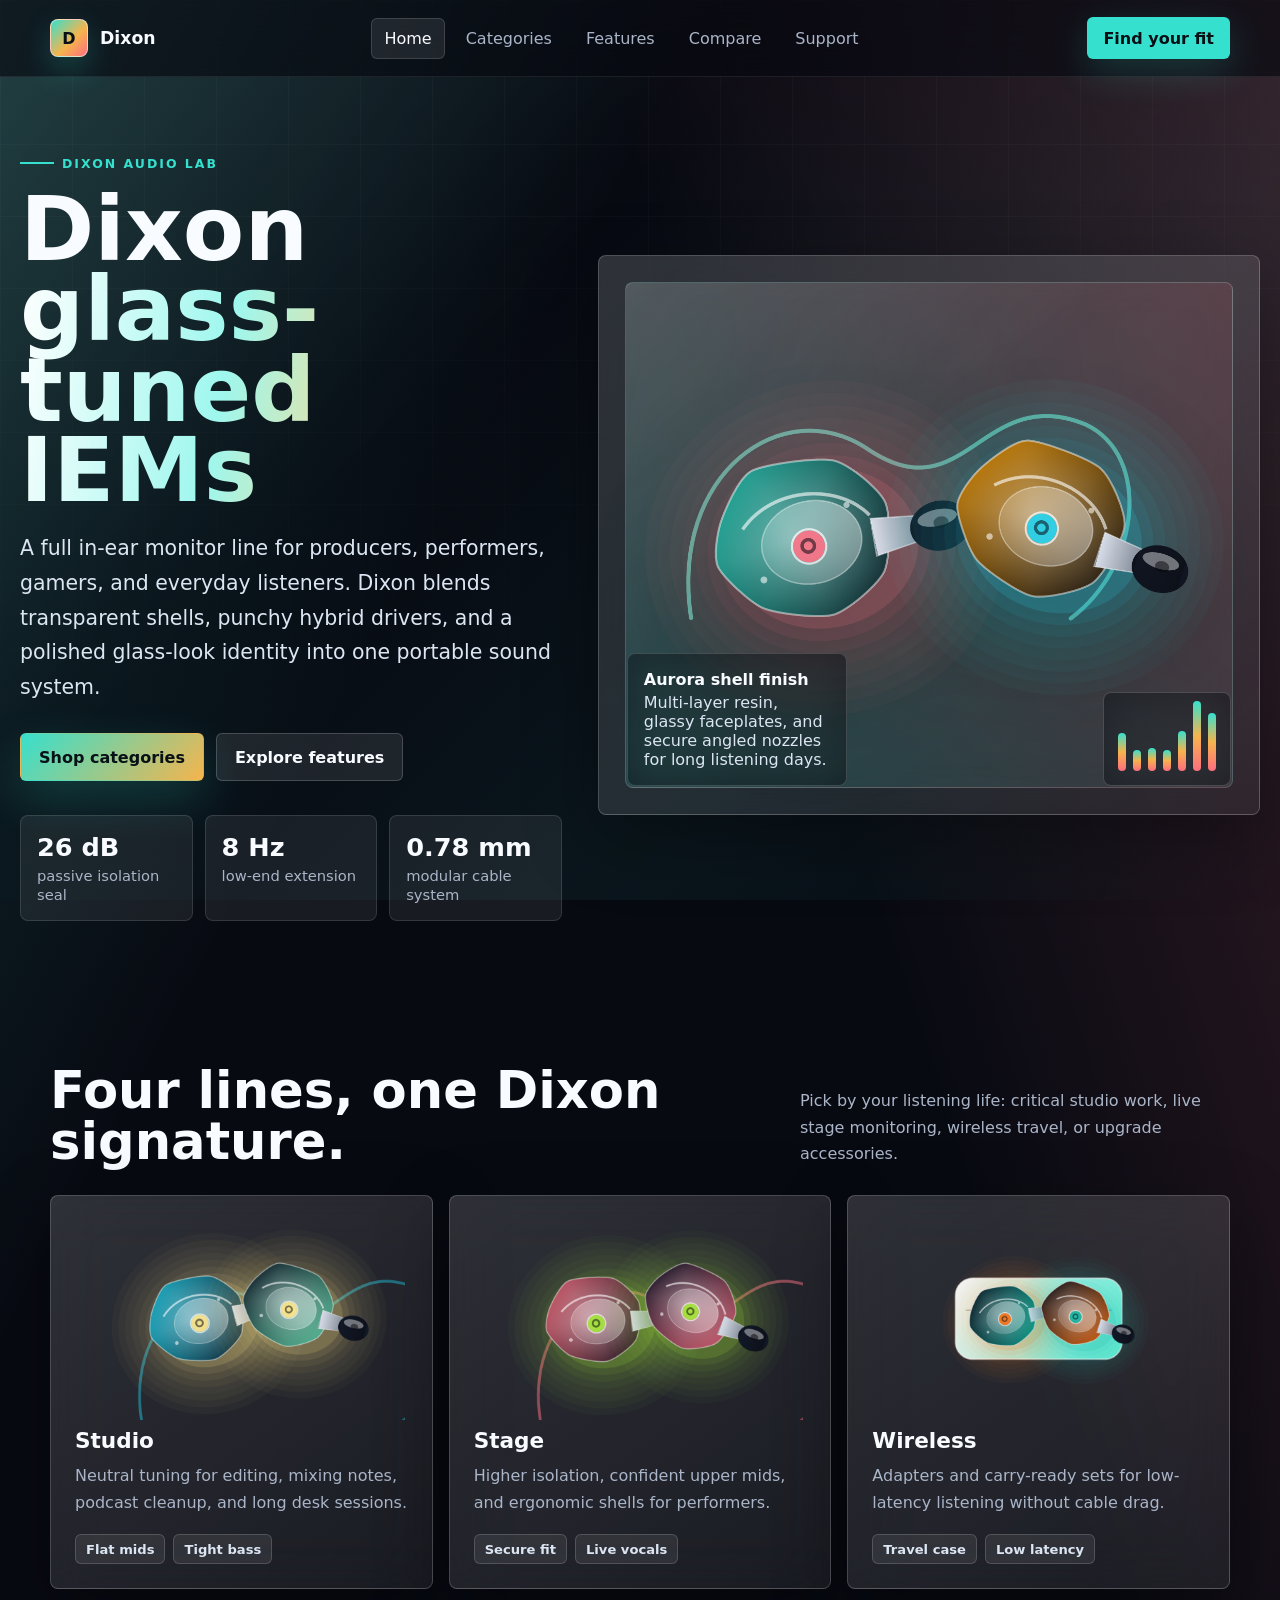
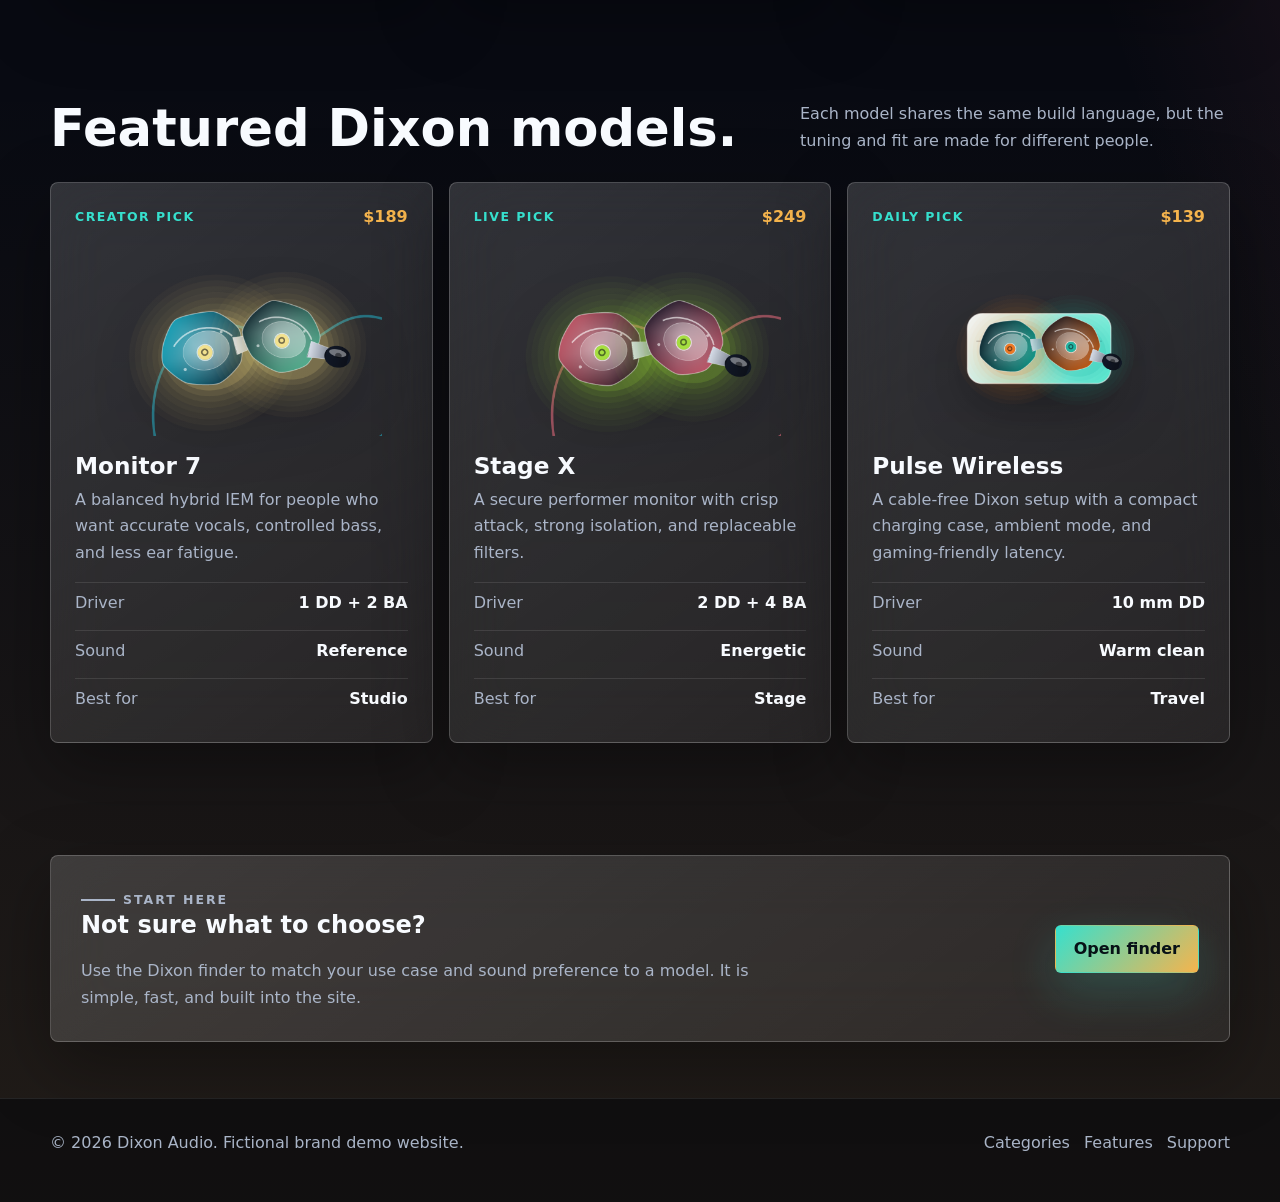
<file: index.html>
<!doctype html>
<html lang="en">
  <head>
    <meta charset="UTF-8">
    <meta name="viewport" content="width=device-width, initial-scale=1.0">
    <meta name="description" content="Dixon is a fictional premium IEM brand website with glassmorphism design, categories, features, and comparison tools.">
    <title>Dixon Audio | Glass-Tuned IEMs</title>
    <link rel="stylesheet" href="styles.css">
    <script src="app.js" defer></script>
  </head>
  <body data-page="home">
    <a class="skip-link" href="#main">Skip to content</a>
    <header class="site-header">
      <div class="nav-wrap">
        <a class="brand" href="index.html" aria-label="Dixon home">
          <span class="brand-mark">D</span>
          <span class="brand-name">Dixon</span>
        </a>
        <button class="menu-toggle" type="button" aria-label="Open navigation" aria-expanded="false">
          <span class="menu-lines"></span>
        </button>
        <nav class="site-nav" aria-label="Main navigation">
          <a href="index.html">Home</a>
          <a href="categories.html">Categories</a>
          <a href="features.html">Features</a>
          <a href="compare.html">Compare</a>
          <a href="support.html">Support</a>
        </nav>
        <a class="nav-action" href="compare.html">Find your fit</a>
      </div>
    </header>

    <main id="main">
      <section class="hero">
        <div class="hero-grid">
          <div>
            <p class="eyebrow">Dixon audio lab</p>
            <h1>Dixon <span>glass-tuned IEMs</span></h1>
            <p class="hero-copy">A full in-ear monitor line for producers, performers, gamers, and everyday listeners. Dixon blends transparent shells, punchy hybrid drivers, and a polished glass-look identity into one portable sound system.</p>
            <div class="hero-actions">
              <a class="button primary" href="categories.html">Shop categories</a>
              <a class="button secondary" href="features.html">Explore features</a>
            </div>
            <div class="stat-row" aria-label="Dixon quick specs">
              <div class="stat">
                <strong>26 dB</strong>
                <span>passive isolation seal</span>
              </div>
              <div class="stat">
                <strong>8 Hz</strong>
                <span>low-end extension</span>
              </div>
              <div class="stat">
                <strong>0.78 mm</strong>
                <span>modular cable system</span>
              </div>
            </div>
          </div>
          <div class="hero-visual glass-panel" aria-label="Dixon Aurora IEM product artwork">
            <img src="assets/hero-dixon-aurora.png" alt="A glossy pair of Dixon in-ear monitors with translucent colored faceplates">
            <div class="hero-badge">
              <strong>Aurora shell finish</strong>
              Multi-layer resin, glassy faceplates, and secure angled nozzles for long listening days.
            </div>
            <div class="sound-meter" aria-hidden="true">
              <span></span>
              <span></span>
              <span></span>
              <span></span>
              <span></span>
              <span></span>
              <span></span>
            </div>
          </div>
        </div>
      </section>

      <section class="section compact">
        <div class="section-head">
          <h2>Four lines, one Dixon signature.</h2>
          <p>Pick by your listening life: critical studio work, live stage monitoring, wireless travel, or upgrade accessories.</p>
        </div>
        <div class="grid-4 grid-3">
          <article class="category-card">
            <img src="assets/category-studio.png" alt="Dixon studio IEM render">
            <h3>Studio</h3>
            <p>Neutral tuning for editing, mixing notes, podcast cleanup, and long desk sessions.</p>
            <div class="tag-row">
              <span class="tag">Flat mids</span>
              <span class="tag">Tight bass</span>
            </div>
          </article>
          <article class="category-card">
            <img src="assets/category-stage.png" alt="Dixon stage IEM render">
            <h3>Stage</h3>
            <p>Higher isolation, confident upper mids, and ergonomic shells for performers.</p>
            <div class="tag-row">
              <span class="tag">Secure fit</span>
              <span class="tag">Live vocals</span>
            </div>
          </article>
          <article class="category-card">
            <img src="assets/category-wireless.png" alt="Dixon wireless IEM render with charging case">
            <h3>Wireless</h3>
            <p>Adapters and carry-ready sets for low-latency listening without cable drag.</p>
            <div class="tag-row">
              <span class="tag">Travel case</span>
              <span class="tag">Low latency</span>
            </div>
          </article>
        </div>
      </section>

      <section class="section compact">
        <div class="section-head">
          <h2>Featured Dixon models.</h2>
          <p>Each model shares the same build language, but the tuning and fit are made for different people.</p>
        </div>
        <div class="grid-3">
          <article class="product-card">
            <div class="product-top">
              <span class="product-label">Creator pick</span>
              <span class="price">$189</span>
            </div>
            <img src="assets/category-studio.png" alt="Dixon Monitor 7 studio IEM">
            <h3>Monitor 7</h3>
            <p>A balanced hybrid IEM for people who want accurate vocals, controlled bass, and less ear fatigue.</p>
            <ul class="spec-list">
              <li><span>Driver</span><strong>1 DD + 2 BA</strong></li>
              <li><span>Sound</span><strong>Reference</strong></li>
              <li><span>Best for</span><strong>Studio</strong></li>
            </ul>
          </article>
          <article class="product-card">
            <div class="product-top">
              <span class="product-label">Live pick</span>
              <span class="price">$249</span>
            </div>
            <img src="assets/category-stage.png" alt="Dixon Stage X IEM">
            <h3>Stage X</h3>
            <p>A secure performer monitor with crisp attack, strong isolation, and replaceable filters.</p>
            <ul class="spec-list">
              <li><span>Driver</span><strong>2 DD + 4 BA</strong></li>
              <li><span>Sound</span><strong>Energetic</strong></li>
              <li><span>Best for</span><strong>Stage</strong></li>
            </ul>
          </article>
          <article class="product-card">
            <div class="product-top">
              <span class="product-label">Daily pick</span>
              <span class="price">$139</span>
            </div>
            <img src="assets/category-wireless.png" alt="Dixon Pulse Wireless IEM">
            <h3>Pulse Wireless</h3>
            <p>A cable-free Dixon setup with a compact charging case, ambient mode, and gaming-friendly latency.</p>
            <ul class="spec-list">
              <li><span>Driver</span><strong>10 mm DD</strong></li>
              <li><span>Sound</span><strong>Warm clean</strong></li>
              <li><span>Best for</span><strong>Travel</strong></li>
            </ul>
          </article>
        </div>
      </section>

      <section class="section compact">
        <div class="cta-band glass-panel">
          <div>
            <p class="eyebrow">Start here</p>
            <h2>Not sure what to choose?</h2>
            <p>Use the Dixon finder to match your use case and sound preference to a model. It is simple, fast, and built into the site.</p>
          </div>
          <a class="button primary" href="compare.html">Open finder</a>
        </div>
      </section>
    </main>

    <footer class="site-footer">
      <div class="footer-wrap">
        <p>&copy; 2026 Dixon Audio. Fictional brand demo website.</p>
        <div class="footer-links">
          <a href="categories.html">Categories</a>
          <a href="features.html">Features</a>
          <a href="support.html">Support</a>
        </div>
      </div>
    </footer>
  </body>
</html>
</file>
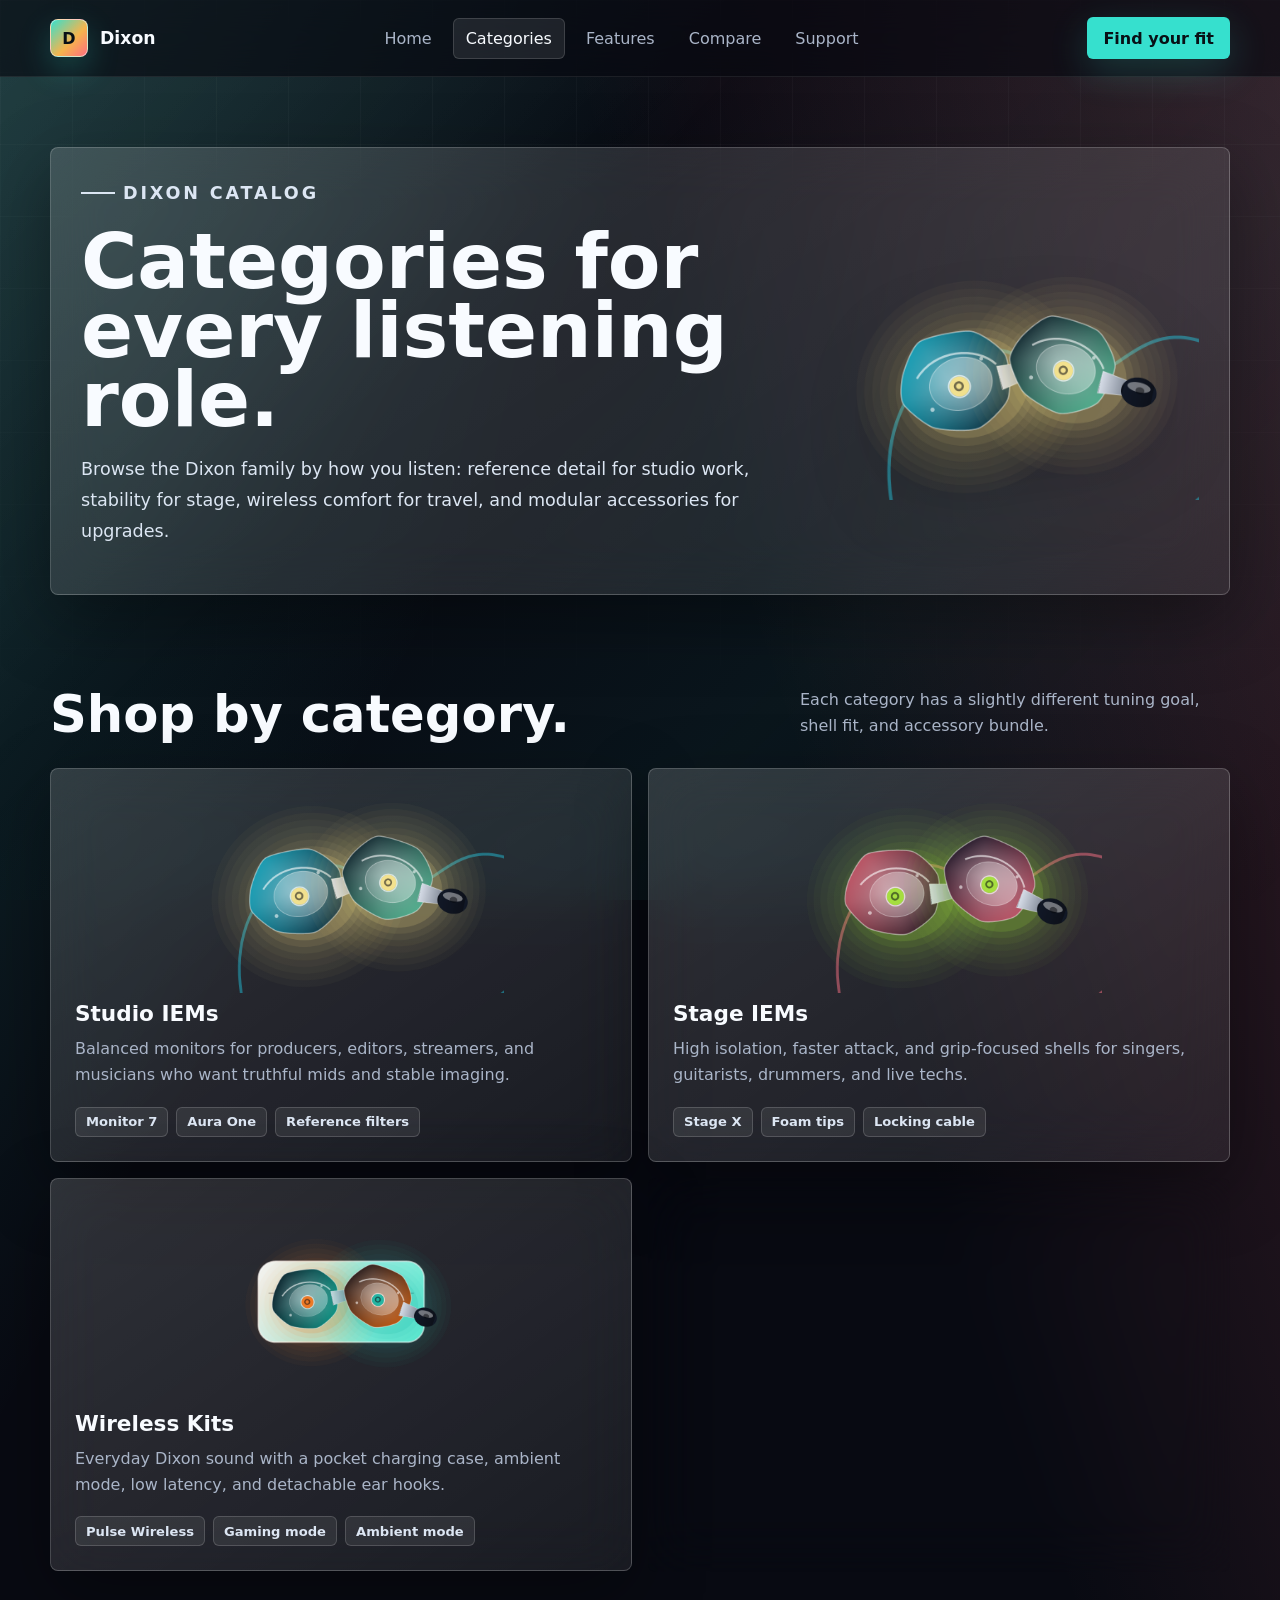
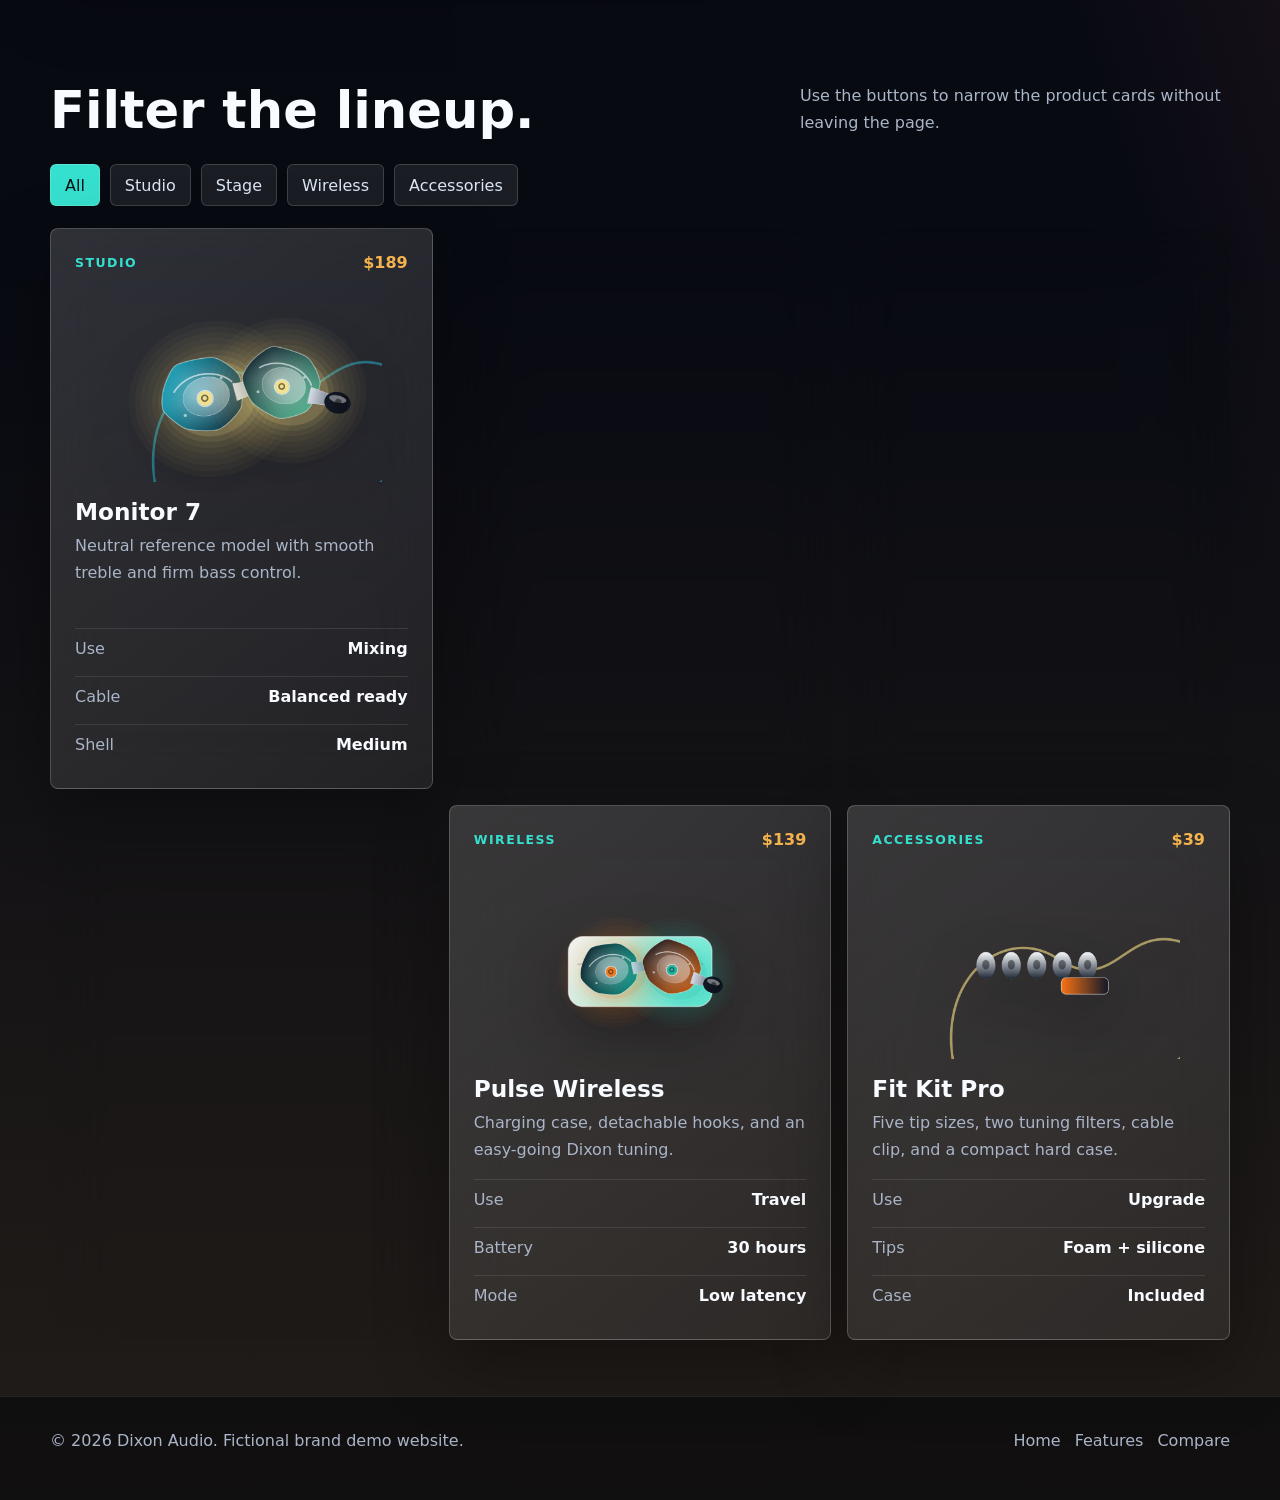
<file: categories.html>
<!doctype html>
<html lang="en">
  <head>
    <meta charset="UTF-8">
    <meta name="viewport" content="width=device-width, initial-scale=1.0">
    <meta name="description" content="Browse Dixon IEM categories including studio, stage, wireless, and accessories.">
    <title>Dixon Categories | IEM Lineup</title>
    <link rel="stylesheet" href="styles.css">
    <script src="app.js" defer></script>
  </head>
  <body data-page="categories">
    <a class="skip-link" href="#main">Skip to content</a>
    <header class="site-header">
      <div class="nav-wrap">
        <a class="brand" href="index.html" aria-label="Dixon home">
          <span class="brand-mark">D</span>
          <span class="brand-name">Dixon</span>
        </a>
        <button class="menu-toggle" type="button" aria-label="Open navigation" aria-expanded="false">
          <span class="menu-lines"></span>
        </button>
        <nav class="site-nav" aria-label="Main navigation">
          <a href="index.html">Home</a>
          <a href="categories.html">Categories</a>
          <a href="features.html">Features</a>
          <a href="compare.html">Compare</a>
          <a href="support.html">Support</a>
        </nav>
        <a class="nav-action" href="compare.html">Find your fit</a>
      </div>
    </header>

    <main id="main">
      <section class="page-hero">
        <div class="page-hero-inner glass-panel">
          <div>
            <p class="eyebrow">Dixon catalog</p>
            <h1>Categories for every listening role.</h1>
            <p>Browse the Dixon family by how you listen: reference detail for studio work, stability for stage, wireless comfort for travel, and modular accessories for upgrades.</p>
          </div>
          <img src="assets/category-studio.png" alt="Dixon studio IEM category render">
        </div>
      </section>

      <section class="section compact">
        <div class="section-head">
          <h2>Shop by category.</h2>
          <p>Each category has a slightly different tuning goal, shell fit, and accessory bundle.</p>
        </div>
        <div class="grid-2">
          <article class="category-card">
            <img src="assets/category-studio.png" alt="Studio IEMs with blue and dark translucent shells">
            <h3>Studio IEMs</h3>
            <p>Balanced monitors for producers, editors, streamers, and musicians who want truthful mids and stable imaging.</p>
            <div class="tag-row">
              <span class="tag">Monitor 7</span>
              <span class="tag">Aura One</span>
              <span class="tag">Reference filters</span>
            </div>
          </article>
          <article class="category-card">
            <img src="assets/category-stage.png" alt="Stage IEMs with coral and green accents">
            <h3>Stage IEMs</h3>
            <p>High isolation, faster attack, and grip-focused shells for singers, guitarists, drummers, and live techs.</p>
            <div class="tag-row">
              <span class="tag">Stage X</span>
              <span class="tag">Foam tips</span>
              <span class="tag">Locking cable</span>
            </div>
          </article>
          <article class="category-card">
            <img src="assets/category-wireless.png" alt="Wireless IEMs with a compact charging case">
            <h3>Wireless Kits</h3>
            <p>Everyday Dixon sound with a pocket charging case, ambient mode, low latency, and detachable ear hooks.</p>
            <div class="tag-row">
              <span class="tag">Pulse Wireless</span>
              <span class="tag">Gaming mode</span>
              <span class="tag">Ambient mode</span>
            </div>
          </article>
          <article class="category-card">
            <img src="assets/category-accessories.png" alt="Dixon replacement ear tips and cable accessories">
            <h3>Accessories</h3>
            <p>Replacement cables, tuning filters, balanced adapters, silicone tips, foam tips, and hard-shell carry cases.</p>
            <div class="tag-row">
              <span class="tag">Cables</span>
              <span class="tag">Tips</span>
              <span class="tag">Filters</span>
            </div>
          </article>
        </div>
      </section>

      <section class="section compact">
        <div class="section-head">
          <h2>Filter the lineup.</h2>
          <p>Use the buttons to narrow the product cards without leaving the page.</p>
        </div>
        <div class="filter-bar" aria-label="Product category filters">
          <button class="filter-button is-active" type="button" data-filter="all">All</button>
          <button class="filter-button" type="button" data-filter="studio">Studio</button>
          <button class="filter-button" type="button" data-filter="stage">Stage</button>
          <button class="filter-button" type="button" data-filter="wireless">Wireless</button>
          <button class="filter-button" type="button" data-filter="accessories">Accessories</button>
        </div>
        <div class="grid-3">
          <article class="product-card" data-category="studio">
            <div class="product-top">
              <span class="product-label">Studio</span>
              <span class="price">$189</span>
            </div>
            <img src="assets/category-studio.png" alt="Dixon Monitor 7">
            <h3>Monitor 7</h3>
            <p>Neutral reference model with smooth treble and firm bass control.</p>
            <ul class="spec-list">
              <li><span>Use</span><strong>Mixing</strong></li>
              <li><span>Cable</span><strong>Balanced ready</strong></li>
              <li><span>Shell</span><strong>Medium</strong></li>
            </ul>
          </article>
          <article class="product-card" data-category="studio">
            <div class="product-top">
              <span class="product-label">Studio</span>
              <span class="price">$159</span>
            </div>
            <img src="assets/hero-dixon-aurora.png" alt="Dixon Aura One">
            <h3>Aura One</h3>
            <p>Warm, clean tuning for creators who move between work and casual listening.</p>
            <ul class="spec-list">
              <li><span>Use</span><strong>Editing</strong></li>
              <li><span>Cable</span><strong>Silver-plated</strong></li>
              <li><span>Shell</span><strong>Compact</strong></li>
            </ul>
          </article>
          <article class="product-card" data-category="stage">
            <div class="product-top">
              <span class="product-label">Stage</span>
              <span class="price">$249</span>
            </div>
            <img src="assets/category-stage.png" alt="Dixon Stage X">
            <h3>Stage X</h3>
            <p>High-output hybrid design with punchy transients and upgraded isolation.</p>
            <ul class="spec-list">
              <li><span>Use</span><strong>Live sets</strong></li>
              <li><span>Cable</span><strong>Locking 2-pin</strong></li>
              <li><span>Shell</span><strong>Secure</strong></li>
            </ul>
          </article>
          <article class="product-card" data-category="stage">
            <div class="product-top">
              <span class="product-label">Stage</span>
              <span class="price">$99</span>
            </div>
            <img src="assets/category-stage.png" alt="Dixon Neon Lite">
            <h3>Neon Lite</h3>
            <p>Entry performer model with bright vocals and a lightweight fit.</p>
            <ul class="spec-list">
              <li><span>Use</span><strong>Practice</strong></li>
              <li><span>Cable</span><strong>Soft braid</strong></li>
              <li><span>Shell</span><strong>Small</strong></li>
            </ul>
          </article>
          <article class="product-card" data-category="wireless">
            <div class="product-top">
              <span class="product-label">Wireless</span>
              <span class="price">$139</span>
            </div>
            <img src="assets/category-wireless.png" alt="Dixon Pulse Wireless">
            <h3>Pulse Wireless</h3>
            <p>Charging case, detachable hooks, and an easy-going Dixon tuning.</p>
            <ul class="spec-list">
              <li><span>Use</span><strong>Travel</strong></li>
              <li><span>Battery</span><strong>30 hours</strong></li>
              <li><span>Mode</span><strong>Low latency</strong></li>
            </ul>
          </article>
          <article class="product-card" data-category="accessories">
            <div class="product-top">
              <span class="product-label">Accessories</span>
              <span class="price">$39</span>
            </div>
            <img src="assets/category-accessories.png" alt="Dixon cable and ear tip kit">
            <h3>Fit Kit Pro</h3>
            <p>Five tip sizes, two tuning filters, cable clip, and a compact hard case.</p>
            <ul class="spec-list">
              <li><span>Use</span><strong>Upgrade</strong></li>
              <li><span>Tips</span><strong>Foam + silicone</strong></li>
              <li><span>Case</span><strong>Included</strong></li>
            </ul>
          </article>
        </div>
      </section>
    </main>

    <footer class="site-footer">
      <div class="footer-wrap">
        <p>&copy; 2026 Dixon Audio. Fictional brand demo website.</p>
        <div class="footer-links">
          <a href="index.html">Home</a>
          <a href="features.html">Features</a>
          <a href="compare.html">Compare</a>
        </div>
      </div>
    </footer>
  </body>
</html>
</file>
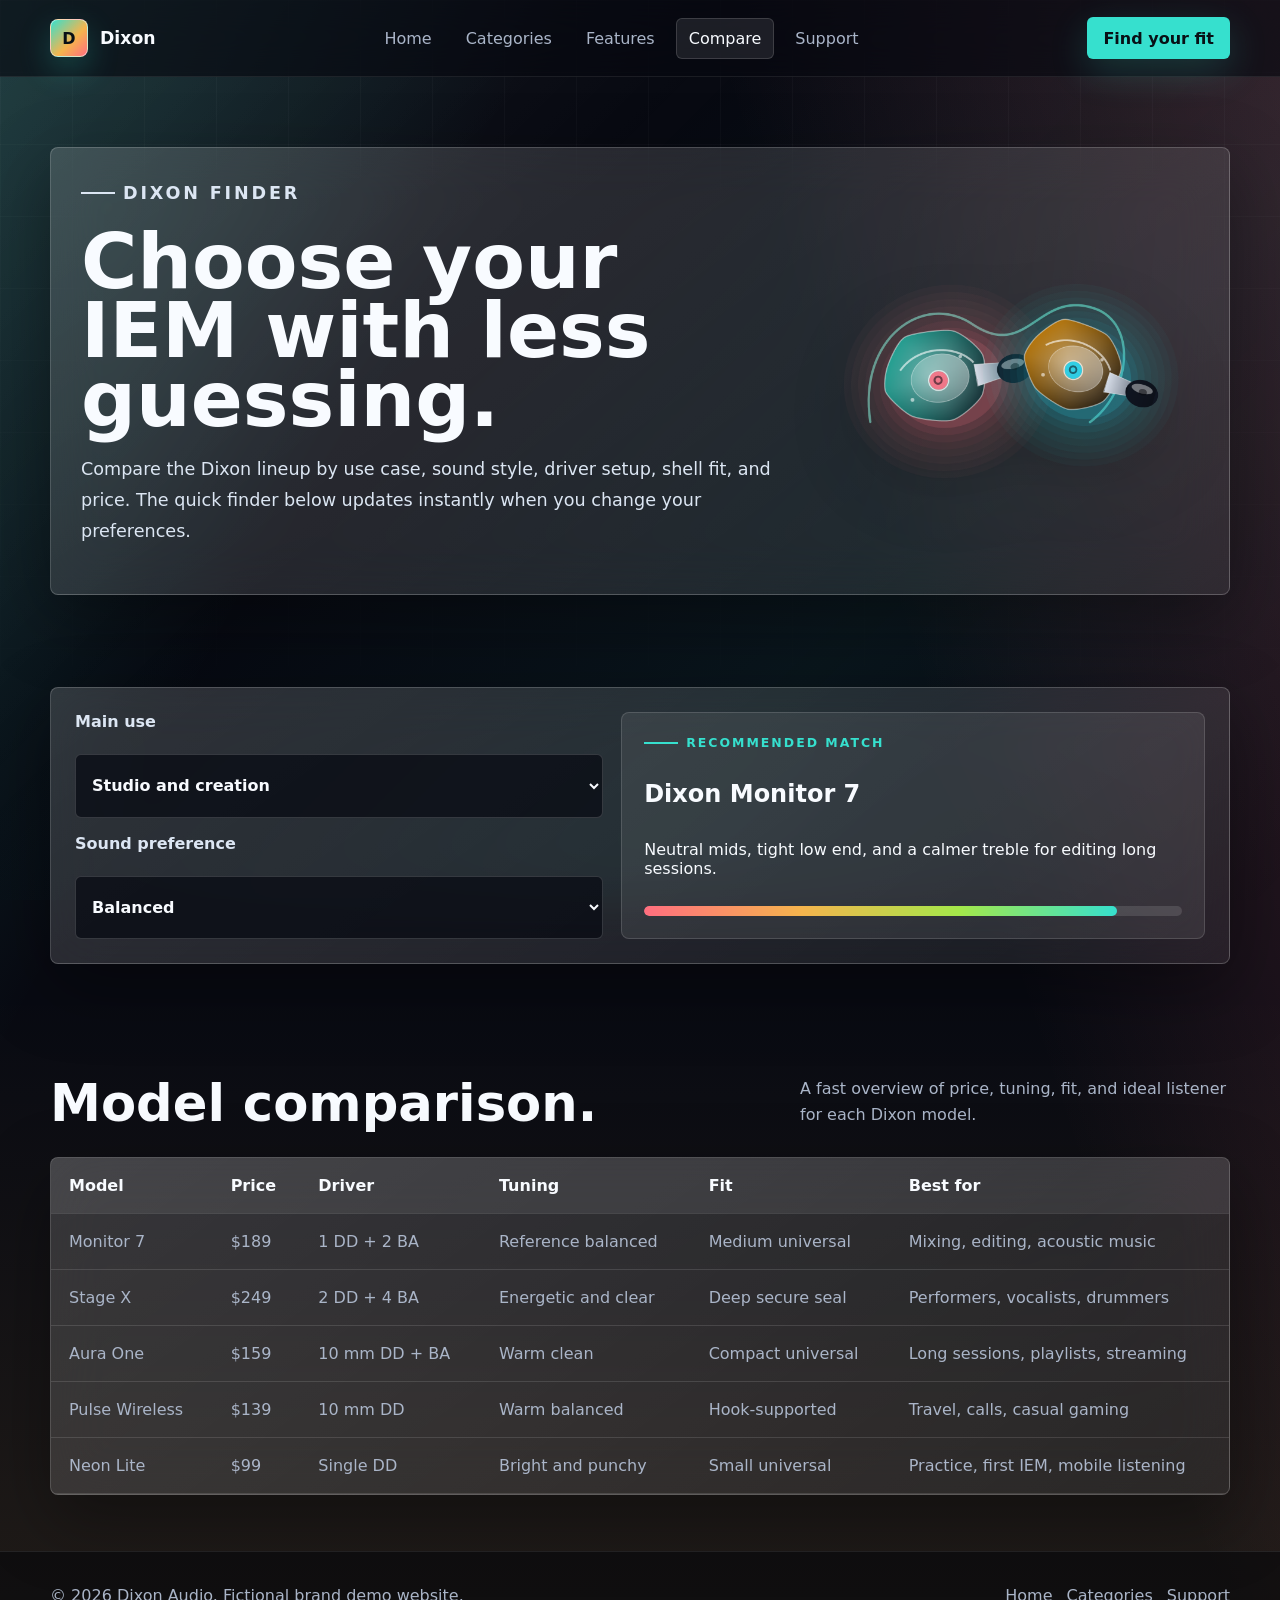
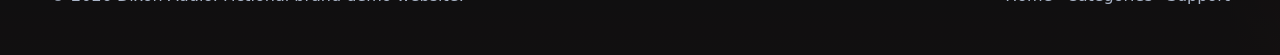
<file: compare.html>
<!doctype html>
<html lang="en">
  <head>
    <meta charset="UTF-8">
    <meta name="viewport" content="width=device-width, initial-scale=1.0">
    <meta name="description" content="Compare Dixon IEM models and use the built-in finder to choose the right pair.">
    <title>Dixon Compare | Find Your IEM</title>
    <link rel="stylesheet" href="styles.css">
    <script src="app.js" defer></script>
  </head>
  <body data-page="compare">
    <a class="skip-link" href="#main">Skip to content</a>
    <header class="site-header">
      <div class="nav-wrap">
        <a class="brand" href="index.html" aria-label="Dixon home">
          <span class="brand-mark">D</span>
          <span class="brand-name">Dixon</span>
        </a>
        <button class="menu-toggle" type="button" aria-label="Open navigation" aria-expanded="false">
          <span class="menu-lines"></span>
        </button>
        <nav class="site-nav" aria-label="Main navigation">
          <a href="index.html">Home</a>
          <a href="categories.html">Categories</a>
          <a href="features.html">Features</a>
          <a href="compare.html">Compare</a>
          <a href="support.html">Support</a>
        </nav>
        <a class="nav-action" href="compare.html">Find your fit</a>
      </div>
    </header>

    <main id="main">
      <section class="page-hero">
        <div class="page-hero-inner glass-panel">
          <div>
            <p class="eyebrow">Dixon finder</p>
            <h1>Choose your IEM with less guessing.</h1>
            <p>Compare the Dixon lineup by use case, sound style, driver setup, shell fit, and price. The quick finder below updates instantly when you change your preferences.</p>
          </div>
          <img src="assets/hero-dixon-aurora.png" alt="Dixon IEM pair for comparison page">
        </div>
      </section>

      <section class="section compact">
        <div class="match-panel glass-panel">
          <form class="control-stack" data-match-form>
            <label>
              Main use
              <select name="use">
                <option value="studio">Studio and creation</option>
                <option value="stage">Stage performance</option>
                <option value="travel">Travel and daily use</option>
              </select>
            </label>
            <label>
              Sound preference
              <select name="sound">
                <option value="balanced">Balanced</option>
                <option value="warm">Warm</option>
                <option value="energetic">Energetic</option>
              </select>
            </label>
          </form>
          <div class="match-result" aria-live="polite">
            <p class="eyebrow">Recommended match</p>
            <h2 data-match-title>Dixon Monitor 7</h2>
            <p data-match-text>Neutral mids, tight low end, and a calmer treble for editing long sessions.</p>
            <div class="match-score" aria-label="Recommendation confidence">
              <span data-match-score></span>
            </div>
          </div>
        </div>
      </section>

      <section class="section compact">
        <div class="section-head">
          <h2>Model comparison.</h2>
          <p>A fast overview of price, tuning, fit, and ideal listener for each Dixon model.</p>
        </div>
        <div class="compare-table-wrap glass-panel">
          <table class="compare-table">
            <thead>
              <tr>
                <th>Model</th>
                <th>Price</th>
                <th>Driver</th>
                <th>Tuning</th>
                <th>Fit</th>
                <th>Best for</th>
              </tr>
            </thead>
            <tbody>
              <tr>
                <td>Monitor 7</td>
                <td>$189</td>
                <td>1 DD + 2 BA</td>
                <td>Reference balanced</td>
                <td>Medium universal</td>
                <td>Mixing, editing, acoustic music</td>
              </tr>
              <tr>
                <td>Stage X</td>
                <td>$249</td>
                <td>2 DD + 4 BA</td>
                <td>Energetic and clear</td>
                <td>Deep secure seal</td>
                <td>Performers, vocalists, drummers</td>
              </tr>
              <tr>
                <td>Aura One</td>
                <td>$159</td>
                <td>10 mm DD + BA</td>
                <td>Warm clean</td>
                <td>Compact universal</td>
                <td>Long sessions, playlists, streaming</td>
              </tr>
              <tr>
                <td>Pulse Wireless</td>
                <td>$139</td>
                <td>10 mm DD</td>
                <td>Warm balanced</td>
                <td>Hook-supported</td>
                <td>Travel, calls, casual gaming</td>
              </tr>
              <tr>
                <td>Neon Lite</td>
                <td>$99</td>
                <td>Single DD</td>
                <td>Bright and punchy</td>
                <td>Small universal</td>
                <td>Practice, first IEM, mobile listening</td>
              </tr>
            </tbody>
          </table>
        </div>
      </section>
    </main>

    <footer class="site-footer">
      <div class="footer-wrap">
        <p>&copy; 2026 Dixon Audio. Fictional brand demo website.</p>
        <div class="footer-links">
          <a href="index.html">Home</a>
          <a href="categories.html">Categories</a>
          <a href="support.html">Support</a>
        </div>
      </div>
    </footer>
  </body>
</html>
</file>
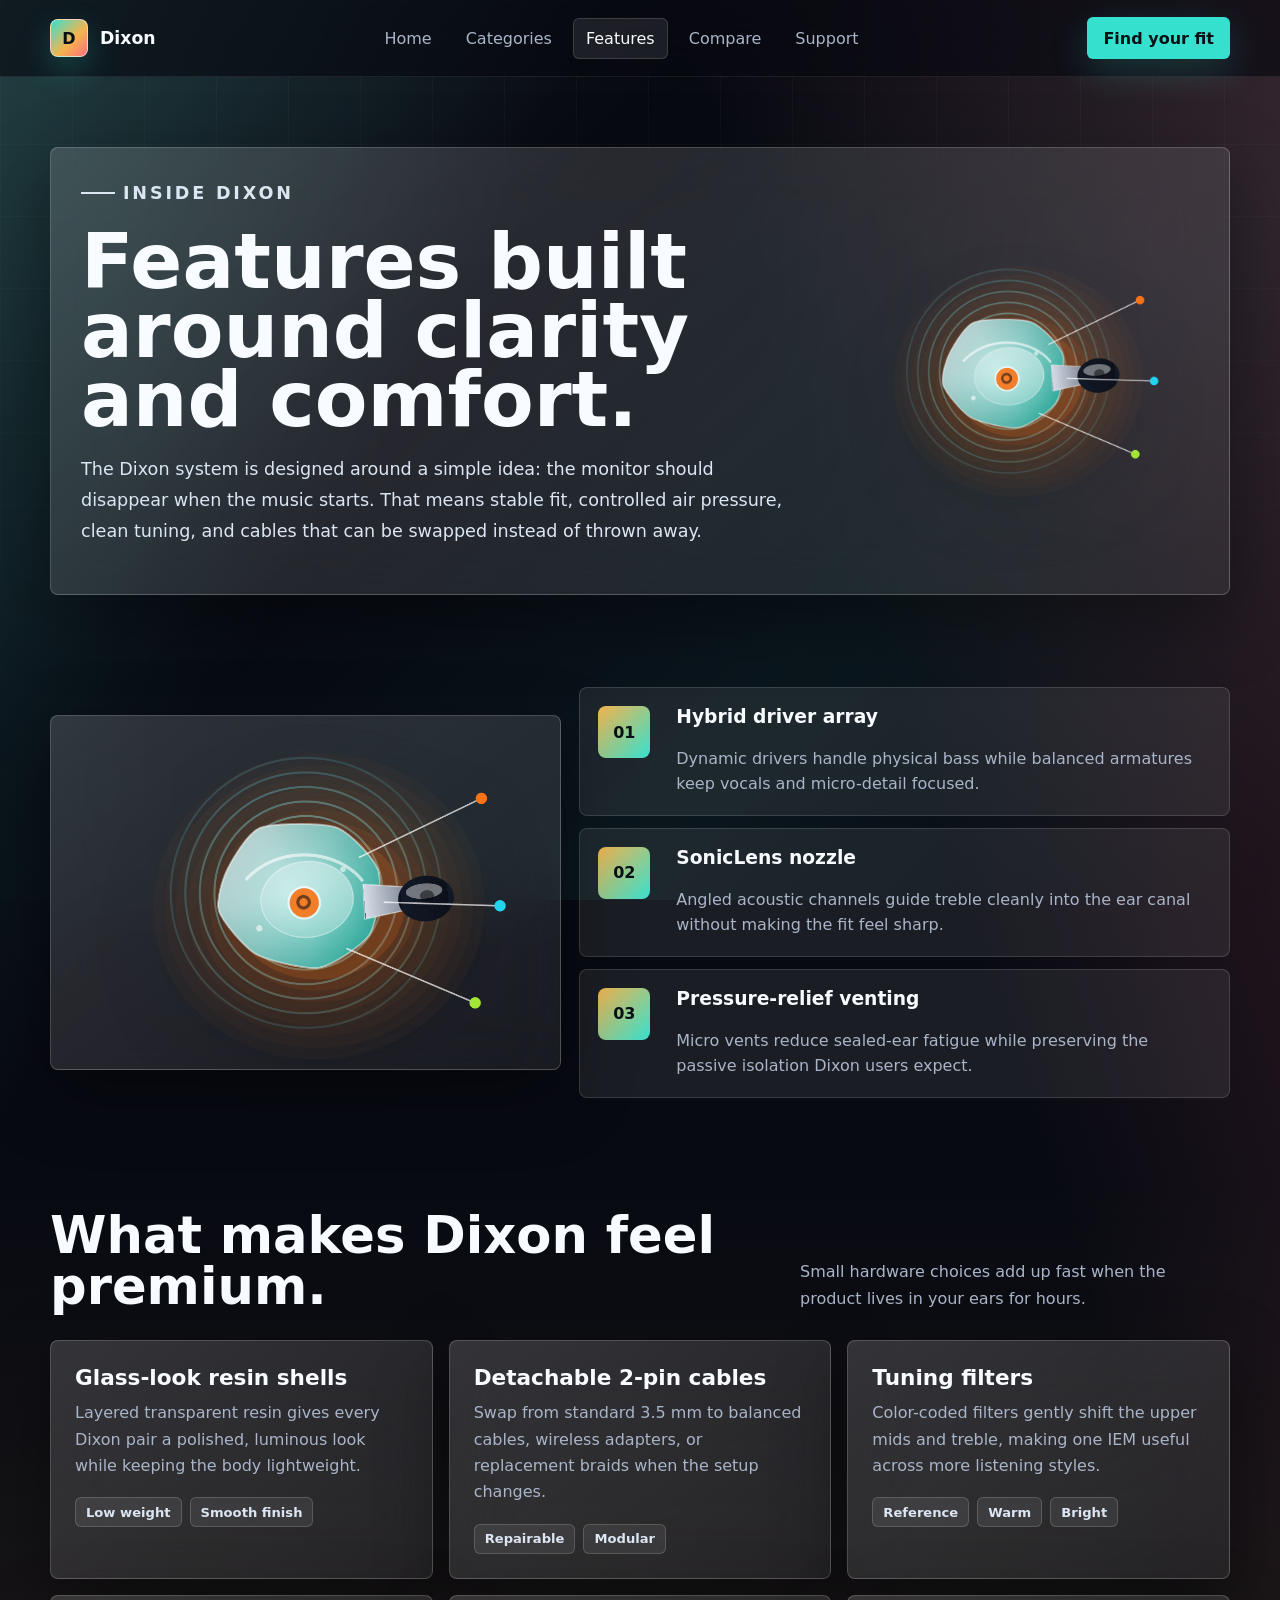
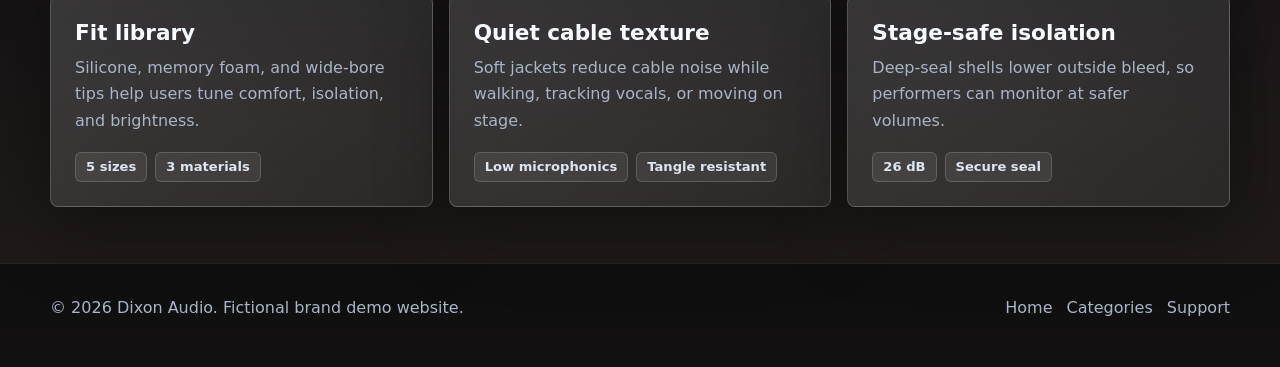
<file: features.html>
<!doctype html>
<html lang="en">
  <head>
    <meta charset="UTF-8">
    <meta name="viewport" content="width=device-width, initial-scale=1.0">
    <meta name="description" content="Explore Dixon IEM features including drivers, isolation, fit, cables, filters, and glass-look shells.">
    <title>Dixon Features | Glass-Look IEM Design</title>
    <link rel="stylesheet" href="styles.css">
    <script src="app.js" defer></script>
  </head>
  <body data-page="features">
    <a class="skip-link" href="#main">Skip to content</a>
    <header class="site-header">
      <div class="nav-wrap">
        <a class="brand" href="index.html" aria-label="Dixon home">
          <span class="brand-mark">D</span>
          <span class="brand-name">Dixon</span>
        </a>
        <button class="menu-toggle" type="button" aria-label="Open navigation" aria-expanded="false">
          <span class="menu-lines"></span>
        </button>
        <nav class="site-nav" aria-label="Main navigation">
          <a href="index.html">Home</a>
          <a href="categories.html">Categories</a>
          <a href="features.html">Features</a>
          <a href="compare.html">Compare</a>
          <a href="support.html">Support</a>
        </nav>
        <a class="nav-action" href="compare.html">Find your fit</a>
      </div>
    </header>

    <main id="main">
      <section class="page-hero">
        <div class="page-hero-inner glass-panel">
          <div>
            <p class="eyebrow">Inside Dixon</p>
            <h1>Features built around clarity and comfort.</h1>
            <p>The Dixon system is designed around a simple idea: the monitor should disappear when the music starts. That means stable fit, controlled air pressure, clean tuning, and cables that can be swapped instead of thrown away.</p>
          </div>
          <img src="assets/feature-driver.png" alt="A Dixon IEM with acoustic guide lines showing internal feature points">
        </div>
      </section>

      <section class="section compact">
        <div class="feature-spotlight">
          <div class="glass-panel">
            <img src="assets/feature-driver.png" alt="Dixon driver and shell illustration">
          </div>
          <div class="feature-list">
            <article class="feature-row">
              <span class="feature-number">01</span>
              <div>
                <h3>Hybrid driver array</h3>
                <p>Dynamic drivers handle physical bass while balanced armatures keep vocals and micro-detail focused.</p>
              </div>
            </article>
            <article class="feature-row">
              <span class="feature-number">02</span>
              <div>
                <h3>SonicLens nozzle</h3>
                <p>Angled acoustic channels guide treble cleanly into the ear canal without making the fit feel sharp.</p>
              </div>
            </article>
            <article class="feature-row">
              <span class="feature-number">03</span>
              <div>
                <h3>Pressure-relief venting</h3>
                <p>Micro vents reduce sealed-ear fatigue while preserving the passive isolation Dixon users expect.</p>
              </div>
            </article>
          </div>
        </div>
      </section>

      <section class="section compact">
        <div class="section-head">
          <h2>What makes Dixon feel premium.</h2>
          <p>Small hardware choices add up fast when the product lives in your ears for hours.</p>
        </div>
        <div class="grid-3">
          <article class="feature-card">
            <h3>Glass-look resin shells</h3>
            <p>Layered transparent resin gives every Dixon pair a polished, luminous look while keeping the body lightweight.</p>
            <div class="tag-row">
              <span class="tag">Low weight</span>
              <span class="tag">Smooth finish</span>
            </div>
          </article>
          <article class="feature-card">
            <h3>Detachable 2-pin cables</h3>
            <p>Swap from standard 3.5 mm to balanced cables, wireless adapters, or replacement braids when the setup changes.</p>
            <div class="tag-row">
              <span class="tag">Repairable</span>
              <span class="tag">Modular</span>
            </div>
          </article>
          <article class="feature-card">
            <h3>Tuning filters</h3>
            <p>Color-coded filters gently shift the upper mids and treble, making one IEM useful across more listening styles.</p>
            <div class="tag-row">
              <span class="tag">Reference</span>
              <span class="tag">Warm</span>
              <span class="tag">Bright</span>
            </div>
          </article>
          <article class="feature-card">
            <h3>Fit library</h3>
            <p>Silicone, memory foam, and wide-bore tips help users tune comfort, isolation, and brightness.</p>
            <div class="tag-row">
              <span class="tag">5 sizes</span>
              <span class="tag">3 materials</span>
            </div>
          </article>
          <article class="feature-card">
            <h3>Quiet cable texture</h3>
            <p>Soft jackets reduce cable noise while walking, tracking vocals, or moving on stage.</p>
            <div class="tag-row">
              <span class="tag">Low microphonics</span>
              <span class="tag">Tangle resistant</span>
            </div>
          </article>
          <article class="feature-card">
            <h3>Stage-safe isolation</h3>
            <p>Deep-seal shells lower outside bleed, so performers can monitor at safer volumes.</p>
            <div class="tag-row">
              <span class="tag">26 dB</span>
              <span class="tag">Secure seal</span>
            </div>
          </article>
        </div>
      </section>
    </main>

    <footer class="site-footer">
      <div class="footer-wrap">
        <p>&copy; 2026 Dixon Audio. Fictional brand demo website.</p>
        <div class="footer-links">
          <a href="index.html">Home</a>
          <a href="categories.html">Categories</a>
          <a href="support.html">Support</a>
        </div>
      </div>
    </footer>
  </body>
</html>
</file>
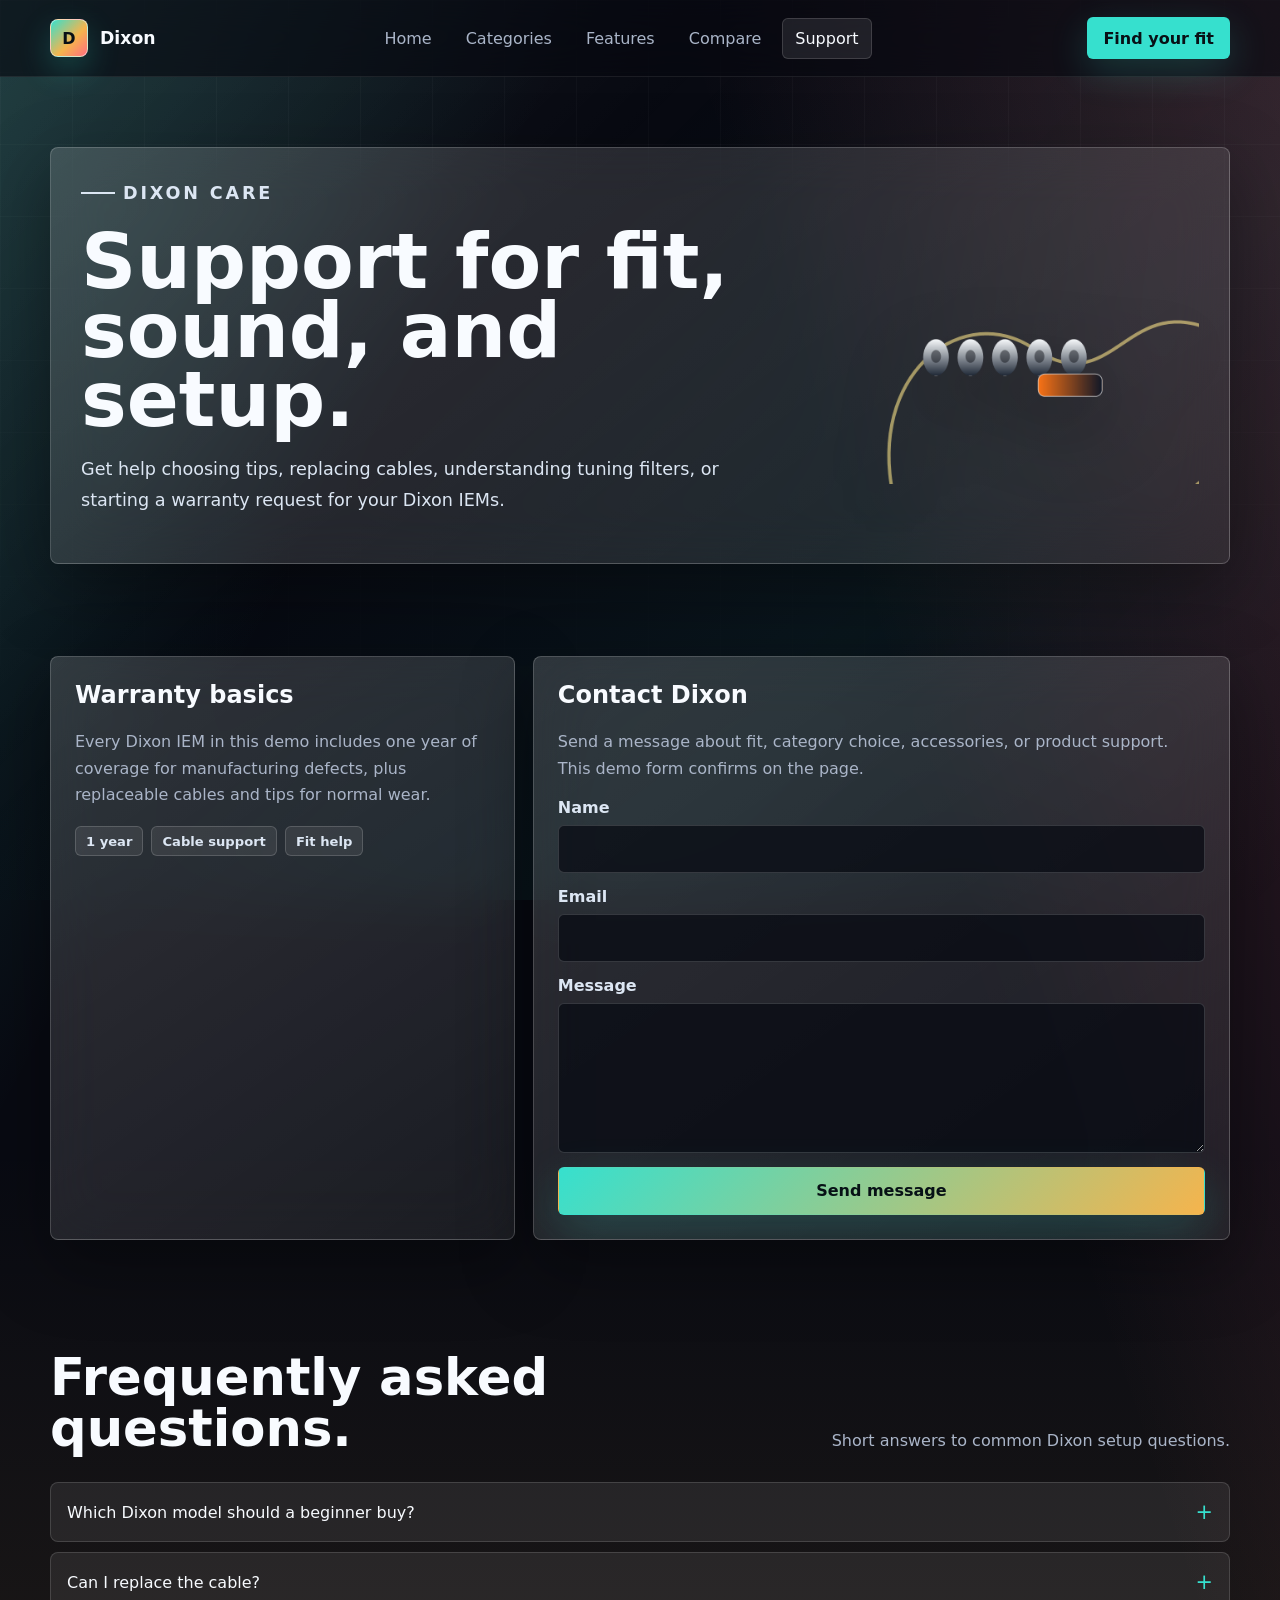
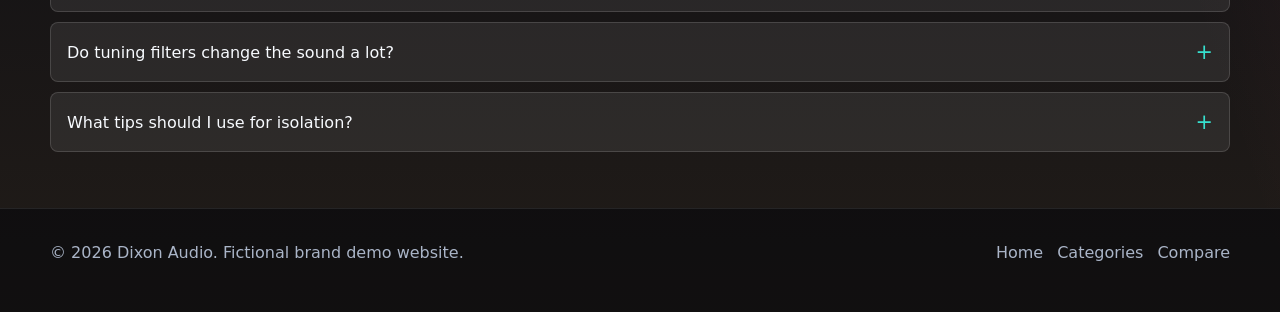
<file: support.html>
<!doctype html>
<html lang="en">
  <head>
    <meta charset="UTF-8">
    <meta name="viewport" content="width=device-width, initial-scale=1.0">
    <meta name="description" content="Dixon support page with warranty details, contact form, and frequently asked questions.">
    <title>Dixon Support | Help and Warranty</title>
    <link rel="stylesheet" href="styles.css">
    <script src="app.js" defer></script>
  </head>
  <body data-page="support">
    <a class="skip-link" href="#main">Skip to content</a>
    <header class="site-header">
      <div class="nav-wrap">
        <a class="brand" href="index.html" aria-label="Dixon home">
          <span class="brand-mark">D</span>
          <span class="brand-name">Dixon</span>
        </a>
        <button class="menu-toggle" type="button" aria-label="Open navigation" aria-expanded="false">
          <span class="menu-lines"></span>
        </button>
        <nav class="site-nav" aria-label="Main navigation">
          <a href="index.html">Home</a>
          <a href="categories.html">Categories</a>
          <a href="features.html">Features</a>
          <a href="compare.html">Compare</a>
          <a href="support.html">Support</a>
        </nav>
        <a class="nav-action" href="compare.html">Find your fit</a>
      </div>
    </header>

    <main id="main">
      <section class="page-hero">
        <div class="page-hero-inner glass-panel">
          <div>
            <p class="eyebrow">Dixon care</p>
            <h1>Support for fit, sound, and setup.</h1>
            <p>Get help choosing tips, replacing cables, understanding tuning filters, or starting a warranty request for your Dixon IEMs.</p>
          </div>
          <img src="assets/category-accessories.png" alt="Dixon accessory kit with ear tips and cable">
        </div>
      </section>

      <section class="section compact">
        <div class="support-layout">
          <aside class="support-card">
            <h2>Warranty basics</h2>
            <p>Every Dixon IEM in this demo includes one year of coverage for manufacturing defects, plus replaceable cables and tips for normal wear.</p>
            <div class="tag-row">
              <span class="tag">1 year</span>
              <span class="tag">Cable support</span>
              <span class="tag">Fit help</span>
            </div>
          </aside>
          <section class="support-card">
            <h2>Contact Dixon</h2>
            <p>Send a message about fit, category choice, accessories, or product support. This demo form confirms on the page.</p>
            <form class="contact-form">
              <label>
                Name
                <input type="text" name="name" autocomplete="name" required>
              </label>
              <label>
                Email
                <input type="email" name="email" autocomplete="email" required>
              </label>
              <label>
                Message
                <textarea name="message" required></textarea>
              </label>
              <button class="button primary" type="submit">Send message</button>
              <p class="form-note">Thanks. Your Dixon demo message has been captured on this page.</p>
            </form>
          </section>
        </div>
      </section>

      <section class="section compact">
        <div class="section-head">
          <h2>Frequently asked questions.</h2>
          <p>Short answers to common Dixon setup questions.</p>
        </div>
        <div class="faq-list">
          <article class="faq-item">
            <button class="faq-question" type="button" aria-expanded="false">
              <span>Which Dixon model should a beginner buy?</span>
              <span>+</span>
            </button>
            <div class="faq-answer">Neon Lite is the easiest entry point. Aura One is better if you want more warmth and comfort for long listening sessions.</div>
          </article>
          <article class="faq-item">
            <button class="faq-question" type="button" aria-expanded="false">
              <span>Can I replace the cable?</span>
              <span>+</span>
            </button>
            <div class="faq-answer">Yes. Dixon IEMs use a modular 0.78 mm 2-pin cable system across the main wired lineup.</div>
          </article>
          <article class="faq-item">
            <button class="faq-question" type="button" aria-expanded="false">
              <span>Do tuning filters change the sound a lot?</span>
              <span>+</span>
            </button>
            <div class="faq-answer">They are subtle. They adjust upper-mid and treble energy so the same IEM can feel more relaxed or more forward.</div>
          </article>
          <article class="faq-item">
            <button class="faq-question" type="button" aria-expanded="false">
              <span>What tips should I use for isolation?</span>
              <span>+</span>
            </button>
            <div class="faq-answer">Foam tips usually isolate best. Wide-bore silicone tips can sound brighter, while narrow-bore silicone can feel warmer.</div>
          </article>
        </div>
      </section>
    </main>

    <footer class="site-footer">
      <div class="footer-wrap">
        <p>&copy; 2026 Dixon Audio. Fictional brand demo website.</p>
        <div class="footer-links">
          <a href="index.html">Home</a>
          <a href="categories.html">Categories</a>
          <a href="compare.html">Compare</a>
        </div>
      </div>
    </footer>
  </body>
</html>
</file>
<file: styles.css>
:root {
  --ink: #f8fbff;
  --muted: #aab5c8;
  --soft: #dce6f3;
  --panel: rgba(255, 255, 255, 0.1);
  --panel-strong: rgba(255, 255, 255, 0.16);
  --line: rgba(255, 255, 255, 0.2);
  --shadow: 0 24px 70px rgba(0, 0, 0, 0.34);
  --teal: #36e0ce;
  --coral: #ff6e7f;
  --amber: #f5b44d;
  --green: #a4e84a;
  --night: #080a12;
  --radius: 8px;
  --max: 1180px;
}

* {
  box-sizing: border-box;
}

html {
  scroll-behavior: smooth;
}

body {
  min-height: 100vh;
  margin: 0;
  color: var(--ink);
  font-family: Inter, ui-sans-serif, system-ui, -apple-system, BlinkMacSystemFont, "Segoe UI", sans-serif;
  background:
    linear-gradient(118deg, rgba(54, 224, 206, 0.18), transparent 26%),
    linear-gradient(252deg, rgba(255, 110, 127, 0.18), transparent 32%),
    linear-gradient(0deg, rgba(245, 180, 77, 0.11), transparent 40%),
    var(--night);
  overflow-x: hidden;
}

body::before {
  position: fixed;
  inset: 0;
  z-index: -2;
  content: "";
  background:
    linear-gradient(rgba(255, 255, 255, 0.035) 1px, transparent 1px),
    linear-gradient(90deg, rgba(255, 255, 255, 0.035) 1px, transparent 1px);
  background-size: 72px 72px;
  mask-image: linear-gradient(to bottom, rgba(0, 0, 0, 0.85), transparent 92%);
}

body::after {
  position: fixed;
  inset: 0;
  z-index: -1;
  content: "";
  pointer-events: none;
  background: linear-gradient(135deg, rgba(255, 255, 255, 0.08), transparent 36%, rgba(54, 224, 206, 0.06) 68%, transparent);
}

a {
  color: inherit;
  text-decoration: none;
}

img {
  display: block;
  max-width: 100%;
}

button,
input,
textarea,
select {
  font: inherit;
}

button {
  color: inherit;
}

.skip-link {
  position: absolute;
  left: 16px;
  top: -60px;
  z-index: 100;
  padding: 12px 14px;
  color: #061016;
  background: var(--teal);
  border-radius: 6px;
  transition: top 0.2s ease;
}

.skip-link:focus {
  top: 16px;
}

.site-header {
  position: sticky;
  top: 0;
  z-index: 50;
  border-bottom: 1px solid rgba(255, 255, 255, 0.08);
  backdrop-filter: blur(22px);
  background: rgba(7, 9, 16, 0.64);
  transition: box-shadow 0.2s ease, background 0.2s ease;
}

.site-header.is-scrolled {
  background: rgba(7, 9, 16, 0.82);
  box-shadow: 0 14px 50px rgba(0, 0, 0, 0.24);
}

.nav-wrap {
  display: flex;
  align-items: center;
  justify-content: space-between;
  width: min(var(--max), calc(100% - 40px));
  min-height: 76px;
  margin: 0 auto;
  gap: 24px;
}

.brand {
  display: inline-flex;
  align-items: center;
  gap: 12px;
  font-weight: 900;
  letter-spacing: 0;
}

.brand-mark {
  display: grid;
  width: 38px;
  height: 38px;
  place-items: center;
  color: #081016;
  background: linear-gradient(135deg, var(--teal), var(--amber) 58%, var(--coral));
  border: 1px solid rgba(255, 255, 255, 0.55);
  border-radius: 8px;
  box-shadow: 0 12px 32px rgba(54, 224, 206, 0.24);
}

.brand-name {
  font-size: 1.08rem;
}

.site-nav {
  display: flex;
  align-items: center;
  gap: 8px;
}

.site-nav a {
  padding: 10px 12px;
  color: var(--muted);
  border: 1px solid transparent;
  border-radius: 6px;
  transition: color 0.2s ease, background 0.2s ease, border-color 0.2s ease;
}

.site-nav a:hover,
.site-nav a.is-active {
  color: var(--ink);
  background: rgba(255, 255, 255, 0.09);
  border-color: rgba(255, 255, 255, 0.14);
}

.nav-action {
  display: inline-flex;
  align-items: center;
  justify-content: center;
  min-height: 42px;
  padding: 0 16px;
  color: #081016;
  font-weight: 800;
  background: var(--teal);
  border-radius: 6px;
  box-shadow: 0 12px 38px rgba(54, 224, 206, 0.2);
}

.menu-toggle {
  display: none;
  width: 44px;
  height: 44px;
  place-items: center;
  background: rgba(255, 255, 255, 0.1);
  border: 1px solid rgba(255, 255, 255, 0.18);
  border-radius: 6px;
}

.menu-lines,
.menu-lines::before,
.menu-lines::after {
  display: block;
  width: 20px;
  height: 2px;
  content: "";
  background: var(--ink);
  border-radius: 2px;
}

.menu-lines {
  position: relative;
}

.menu-lines::before,
.menu-lines::after {
  position: absolute;
  left: 0;
}

.menu-lines::before {
  top: -7px;
}

.menu-lines::after {
  top: 7px;
}

.section {
  width: min(var(--max), calc(100% - 40px));
  margin: 0 auto;
  padding: 82px 0;
}

.section.compact {
  padding: 56px 0;
}

.hero {
  width: min(1240px, calc(100% - 40px));
  margin: 0 auto;
  padding: 72px 0 88px;
}

.hero-grid {
  display: grid;
  grid-template-columns: minmax(0, 0.9fr) minmax(360px, 1.1fr);
  align-items: center;
  gap: 36px;
}

.eyebrow {
  display: inline-flex;
  align-items: center;
  gap: 8px;
  margin: 0 0 18px;
  color: var(--teal);
  font-size: 0.78rem;
  font-weight: 900;
  letter-spacing: 0.16em;
  text-transform: uppercase;
}

.eyebrow::before {
  width: 34px;
  height: 2px;
  content: "";
  background: currentColor;
}

h1,
h2,
h3,
p {
  margin-top: 0;
}

h1 {
  max-width: 740px;
  margin-bottom: 20px;
  font-size: clamp(3.6rem, 7vw, 7.8rem);
  line-height: 0.9;
  letter-spacing: 0;
}

.hero h1 span {
  display: block;
  color: transparent;
  background: linear-gradient(100deg, #ffffff, #9ef7ee 38%, #ffd98b 68%, #ff91a0);
  -webkit-background-clip: text;
  background-clip: text;
}

.hero-copy {
  max-width: 620px;
  color: var(--soft);
  font-size: clamp(1.08rem, 1.7vw, 1.28rem);
  line-height: 1.7;
}

.hero-actions,
.inline-actions {
  display: flex;
  flex-wrap: wrap;
  align-items: center;
  gap: 12px;
  margin-top: 28px;
}

.button {
  display: inline-flex;
  align-items: center;
  justify-content: center;
  min-height: 48px;
  padding: 0 18px;
  font-weight: 900;
  border: 1px solid transparent;
  border-radius: 6px;
  transition: transform 0.2s ease, border-color 0.2s ease, background 0.2s ease;
}

.button:hover {
  transform: translateY(-2px);
}

.button.primary {
  color: #071116;
  background: linear-gradient(135deg, var(--teal), var(--amber));
  box-shadow: 0 18px 48px rgba(54, 224, 206, 0.2);
}

.button.secondary {
  color: var(--ink);
  background: rgba(255, 255, 255, 0.09);
  border-color: rgba(255, 255, 255, 0.18);
}

.glass-panel,
.glass-card,
.product-card,
.feature-card,
.category-card,
.support-card {
  border: 1px solid var(--line);
  border-radius: var(--radius);
  background: linear-gradient(145deg, rgba(255, 255, 255, 0.16), rgba(255, 255, 255, 0.07));
  box-shadow: var(--shadow);
  backdrop-filter: blur(28px);
}

.hero-visual {
  position: relative;
  min-height: 560px;
  overflow: hidden;
}

.hero-visual::before {
  position: absolute;
  inset: 26px;
  content: "";
  border: 1px solid rgba(255, 255, 255, 0.16);
  border-radius: 8px;
  background:
    linear-gradient(140deg, rgba(255, 255, 255, 0.12), transparent 42%),
    linear-gradient(45deg, rgba(54, 224, 206, 0.16), rgba(255, 110, 127, 0.12));
}

.hero-visual img {
  position: relative;
  z-index: 2;
  width: min(100%, 850px);
  margin: 42px auto 0;
  filter: drop-shadow(0 36px 45px rgba(0, 0, 0, 0.4));
}

.sound-meter {
  position: absolute;
  right: 28px;
  bottom: 28px;
  z-index: 3;
  display: flex;
  align-items: end;
  gap: 7px;
  height: 94px;
  padding: 14px;
  border: 1px solid rgba(255, 255, 255, 0.18);
  border-radius: 8px;
  background: rgba(5, 8, 14, 0.5);
  backdrop-filter: blur(20px);
}

.sound-meter span {
  display: block;
  width: 8px;
  height: 26px;
  background: linear-gradient(to top, var(--coral), var(--amber), var(--teal));
  border-radius: 4px;
  transform-origin: bottom;
}

.hero-badge {
  position: absolute;
  left: 28px;
  bottom: 28px;
  z-index: 3;
  max-width: 220px;
  padding: 16px;
  color: var(--soft);
  border: 1px solid rgba(255, 255, 255, 0.16);
  border-radius: 8px;
  background: rgba(5, 8, 14, 0.52);
  backdrop-filter: blur(20px);
}

.hero-badge strong {
  display: block;
  margin-bottom: 4px;
  color: var(--ink);
}

.stat-row {
  display: grid;
  grid-template-columns: repeat(3, minmax(0, 1fr));
  gap: 12px;
  margin-top: 34px;
}

.stat {
  padding: 16px;
  border: 1px solid rgba(255, 255, 255, 0.12);
  border-radius: 8px;
  background: rgba(255, 255, 255, 0.07);
}

.stat strong {
  display: block;
  margin-bottom: 4px;
  font-size: 1.6rem;
}

.stat span {
  color: var(--muted);
  font-size: 0.92rem;
}

.section-head {
  display: flex;
  align-items: end;
  justify-content: space-between;
  gap: 24px;
  margin-bottom: 28px;
}

.section-head h2 {
  max-width: 700px;
  margin-bottom: 0;
  font-size: clamp(2rem, 4vw, 3.8rem);
  line-height: 1;
  letter-spacing: 0;
}

.section-head p {
  max-width: 430px;
  margin-bottom: 0;
  color: var(--muted);
  line-height: 1.65;
}

.grid-3 {
  display: grid;
  grid-template-columns: repeat(3, minmax(0, 1fr));
  gap: 16px;
}

.grid-2 {
  display: grid;
  grid-template-columns: repeat(2, minmax(0, 1fr));
  gap: 16px;
}

.category-card,
.feature-card,
.support-card {
  position: relative;
  overflow: hidden;
  padding: 24px;
}

.category-card img {
  width: 100%;
  height: 220px;
  object-fit: contain;
  margin: -20px auto 8px;
}

.category-card h3,
.feature-card h3,
.support-card h3 {
  margin-bottom: 10px;
  font-size: 1.35rem;
}

.category-card p,
.feature-card p,
.support-card p {
  color: var(--muted);
  line-height: 1.65;
}

.tag-row {
  display: flex;
  flex-wrap: wrap;
  gap: 8px;
  margin-top: 18px;
}

.tag {
  display: inline-flex;
  align-items: center;
  min-height: 30px;
  padding: 0 10px;
  color: var(--soft);
  font-size: 0.82rem;
  font-weight: 800;
  border: 1px solid rgba(255, 255, 255, 0.16);
  border-radius: 6px;
  background: rgba(255, 255, 255, 0.08);
}

.product-card {
  position: relative;
  display: flex;
  min-height: 100%;
  padding: 24px;
  overflow: hidden;
  flex-direction: column;
}

.product-top {
  display: flex;
  align-items: center;
  justify-content: space-between;
  gap: 14px;
  margin-bottom: 16px;
}

.product-label {
  color: var(--teal);
  font-size: 0.78rem;
  font-weight: 900;
  letter-spacing: 0.12em;
  text-transform: uppercase;
}

.price {
  color: var(--amber);
  font-weight: 900;
}

.product-card h3 {
  margin-bottom: 8px;
  font-size: 1.45rem;
}

.product-card p {
  color: var(--muted);
  line-height: 1.65;
}

.product-card img {
  width: 100%;
  height: 190px;
  object-fit: contain;
  margin: 4px auto 16px;
  filter: drop-shadow(0 22px 28px rgba(0, 0, 0, 0.32));
}

.spec-list {
  display: grid;
  gap: 8px;
  padding: 0;
  margin: auto 0 0;
  list-style: none;
}

.spec-list li {
  display: flex;
  justify-content: space-between;
  gap: 12px;
  padding: 10px 0;
  color: var(--muted);
  border-top: 1px solid rgba(255, 255, 255, 0.1);
}

.spec-list strong {
  color: var(--ink);
}

.page-hero {
  width: min(var(--max), calc(100% - 40px));
  margin: 0 auto;
  padding: 70px 0 36px;
}

.page-hero-inner {
  display: grid;
  grid-template-columns: minmax(0, 1fr) minmax(260px, 0.54fr);
  align-items: center;
  gap: 28px;
  padding: 30px;
}

.page-hero h1 {
  font-size: clamp(2.7rem, 6vw, 5.8rem);
}

.page-hero p {
  max-width: 720px;
  color: var(--soft);
  font-size: 1.1rem;
  line-height: 1.75;
}

.page-hero img {
  width: 100%;
  max-height: 330px;
  object-fit: contain;
  filter: drop-shadow(0 28px 38px rgba(0, 0, 0, 0.38));
}

.filter-bar {
  display: flex;
  flex-wrap: wrap;
  gap: 10px;
  margin-bottom: 22px;
}

.filter-button {
  min-height: 42px;
  padding: 0 14px;
  color: var(--soft);
  cursor: pointer;
  border: 1px solid rgba(255, 255, 255, 0.16);
  border-radius: 6px;
  background: rgba(255, 255, 255, 0.08);
}

.filter-button.is-active {
  color: #071116;
  background: var(--teal);
}

.feature-spotlight {
  display: grid;
  grid-template-columns: minmax(0, 0.88fr) minmax(320px, 1.12fr);
  gap: 18px;
  align-items: center;
}

.feature-spotlight img {
  width: 100%;
  max-height: 520px;
  object-fit: contain;
  filter: drop-shadow(0 30px 45px rgba(0, 0, 0, 0.36));
}

.feature-list {
  display: grid;
  gap: 12px;
}

.feature-row {
  display: grid;
  grid-template-columns: 64px minmax(0, 1fr);
  gap: 14px;
  align-items: start;
  padding: 18px;
  border: 1px solid rgba(255, 255, 255, 0.14);
  border-radius: 8px;
  background: rgba(255, 255, 255, 0.08);
}

.feature-number {
  display: grid;
  width: 52px;
  height: 52px;
  place-items: center;
  color: #071116;
  font-weight: 900;
  background: linear-gradient(135deg, var(--amber), var(--teal));
  border-radius: 8px;
}

.feature-row p {
  margin-bottom: 0;
  color: var(--muted);
  line-height: 1.6;
}

.compare-table-wrap {
  overflow-x: auto;
}

.compare-table {
  width: 100%;
  min-width: 760px;
  border-collapse: collapse;
}

.compare-table th,
.compare-table td {
  padding: 18px;
  text-align: left;
  border-bottom: 1px solid rgba(255, 255, 255, 0.12);
}

.compare-table th {
  color: var(--ink);
  background: rgba(255, 255, 255, 0.08);
}

.compare-table td {
  color: var(--muted);
}

.match-panel {
  display: grid;
  grid-template-columns: minmax(0, 0.95fr) minmax(260px, 1.05fr);
  gap: 18px;
  padding: 24px;
}

.control-stack {
  display: grid;
  gap: 16px;
}

.control-stack label {
  display: grid;
  gap: 8px;
  color: var(--soft);
  font-weight: 800;
}

.control-stack select,
.contact-form input,
.contact-form textarea {
  width: 100%;
  min-height: 48px;
  color: var(--ink);
  border: 1px solid rgba(255, 255, 255, 0.16);
  border-radius: 6px;
  background: rgba(7, 10, 18, 0.72);
}

.control-stack select {
  padding: 0 12px;
}

.match-result {
  display: grid;
  align-content: center;
  gap: 12px;
  padding: 22px;
  border: 1px solid rgba(255, 255, 255, 0.14);
  border-radius: 8px;
  background: rgba(255, 255, 255, 0.08);
}

.match-score {
  height: 10px;
  overflow: hidden;
  background: rgba(255, 255, 255, 0.12);
  border-radius: 6px;
}

.match-score span {
  display: block;
  width: 76%;
  height: 100%;
  background: linear-gradient(90deg, var(--coral), var(--amber), var(--green), var(--teal));
  border-radius: inherit;
  transition: width 0.25s ease;
}

.support-layout {
  display: grid;
  grid-template-columns: minmax(280px, 0.8fr) minmax(0, 1.2fr);
  gap: 18px;
}

.contact-form {
  display: grid;
  gap: 14px;
}

.contact-form label {
  display: grid;
  gap: 8px;
  color: var(--soft);
  font-weight: 800;
}

.contact-form input,
.contact-form textarea {
  padding: 12px;
}

.contact-form textarea {
  min-height: 150px;
  resize: vertical;
}

.form-note {
  display: none;
  padding: 12px;
  color: #071116;
  font-weight: 800;
  background: var(--green);
  border-radius: 6px;
}

.form-note.is-visible {
  display: block;
}

.faq-list {
  display: grid;
  gap: 10px;
}

.faq-item {
  border: 1px solid rgba(255, 255, 255, 0.14);
  border-radius: 8px;
  overflow: hidden;
  background: rgba(255, 255, 255, 0.08);
}

.faq-question {
  display: flex;
  width: 100%;
  min-height: 58px;
  align-items: center;
  justify-content: space-between;
  gap: 16px;
  padding: 0 16px;
  text-align: left;
  cursor: pointer;
  background: transparent;
  border: 0;
}

.faq-question span:last-child {
  color: var(--teal);
  font-size: 1.3rem;
}

.faq-answer {
  display: none;
  padding: 0 16px 16px;
  color: var(--muted);
  line-height: 1.65;
}

.faq-item.is-open .faq-answer {
  display: block;
}

.cta-band {
  display: grid;
  grid-template-columns: minmax(0, 1fr) auto;
  align-items: center;
  gap: 24px;
  padding: 30px;
}

.cta-band p {
  max-width: 680px;
  margin-bottom: 0;
  color: var(--muted);
  line-height: 1.65;
}

.site-footer {
  border-top: 1px solid rgba(255, 255, 255, 0.09);
  background: rgba(4, 6, 10, 0.54);
}

.footer-wrap {
  display: grid;
  grid-template-columns: 1fr auto;
  gap: 24px;
  width: min(var(--max), calc(100% - 40px));
  margin: 0 auto;
  padding: 34px 0;
  color: var(--muted);
}

.footer-links {
  display: flex;
  flex-wrap: wrap;
  gap: 14px;
}

.footer-links a:hover {
  color: var(--ink);
}

@media (max-width: 980px) {
  .hero-grid,
  .page-hero-inner,
  .feature-spotlight,
  .match-panel,
  .support-layout {
    grid-template-columns: 1fr;
  }

  .hero-visual {
    min-height: 460px;
  }

  .grid-3 {
    grid-template-columns: repeat(2, minmax(0, 1fr));
  }

  .section-head {
    display: grid;
    align-items: start;
  }
}

@media (max-width: 760px) {
  .nav-wrap {
    width: min(100% - 28px, var(--max));
  }

  .menu-toggle {
    display: grid;
  }

  .site-nav {
    position: absolute;
    left: 14px;
    right: 14px;
    top: 76px;
    display: none;
    padding: 12px;
    flex-direction: column;
    align-items: stretch;
    border: 1px solid rgba(255, 255, 255, 0.14);
    border-radius: 8px;
    background: rgba(7, 9, 16, 0.94);
    backdrop-filter: blur(22px);
  }

  body.nav-open .site-nav {
    display: flex;
  }

  .nav-action {
    display: none;
  }

  .hero,
  .section,
  .page-hero {
    width: min(100% - 28px, var(--max));
  }

  .hero {
    padding-top: 48px;
  }

  .hero-visual {
    min-height: 360px;
  }

  .hero-badge {
    position: relative;
    left: auto;
    bottom: auto;
    margin: -4px 18px 18px;
  }

  .sound-meter {
    display: none;
  }

  .stat-row,
  .grid-3,
  .grid-2,
  .cta-band,
  .footer-wrap {
    grid-template-columns: 1fr;
  }

  .category-card img,
  .product-card img {
    height: 165px;
  }
}

@media (prefers-reduced-motion: reduce) {
  *,
  *::before,
  *::after {
    scroll-behavior: auto !important;
    transition-duration: 0.01ms !important;
    animation-duration: 0.01ms !important;
  }
}
</file>
